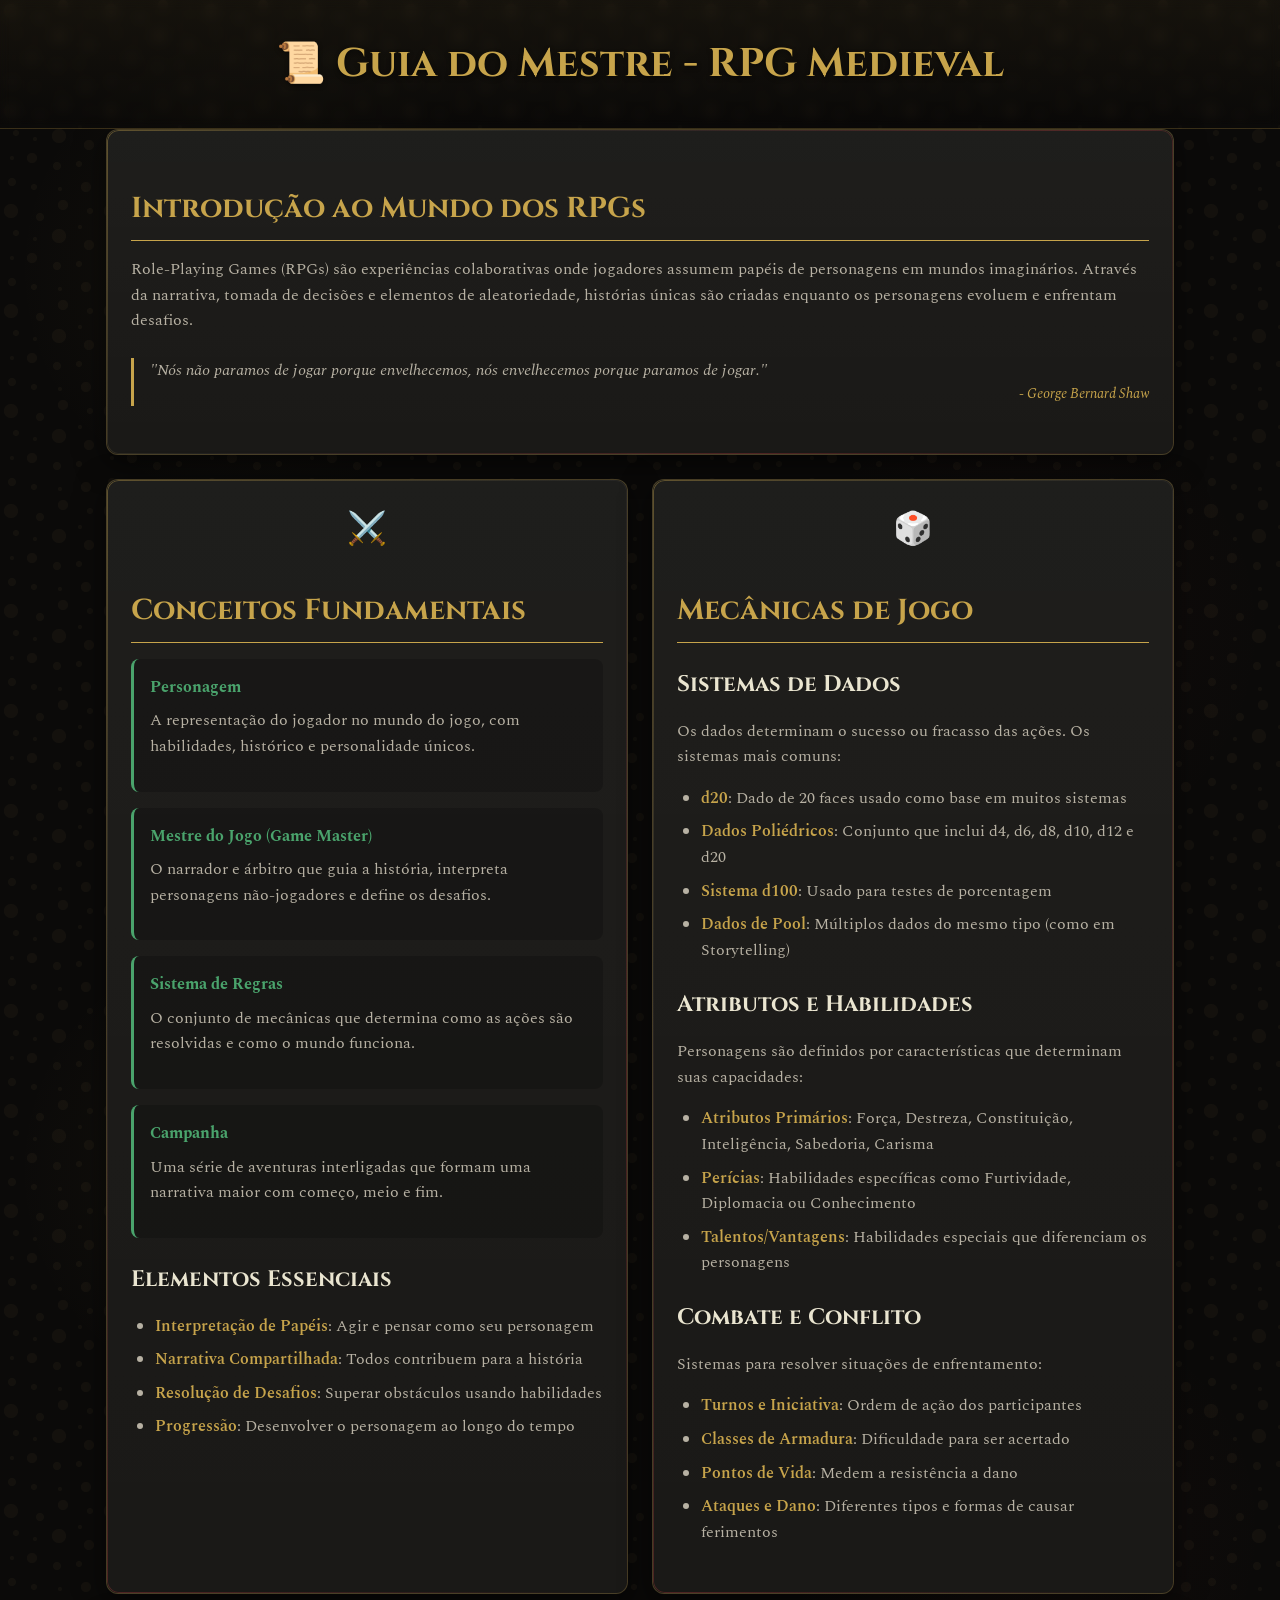
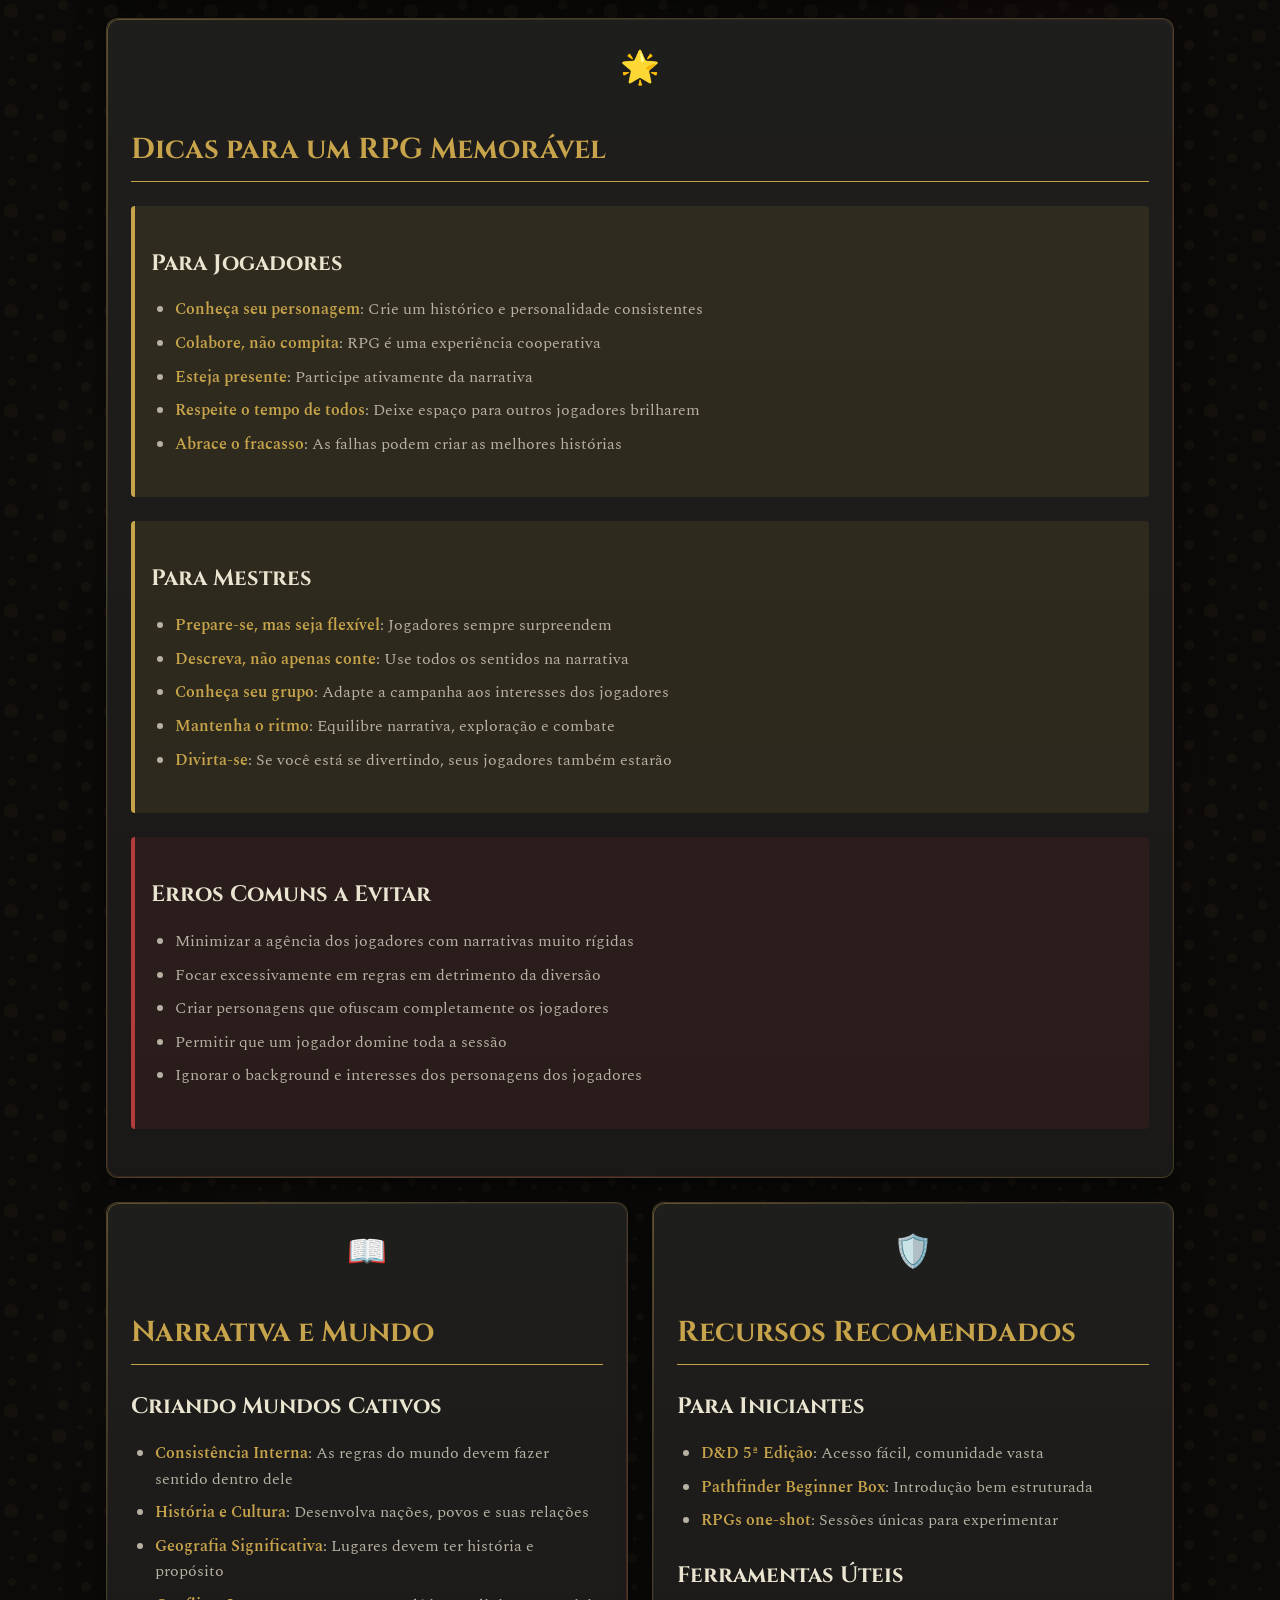
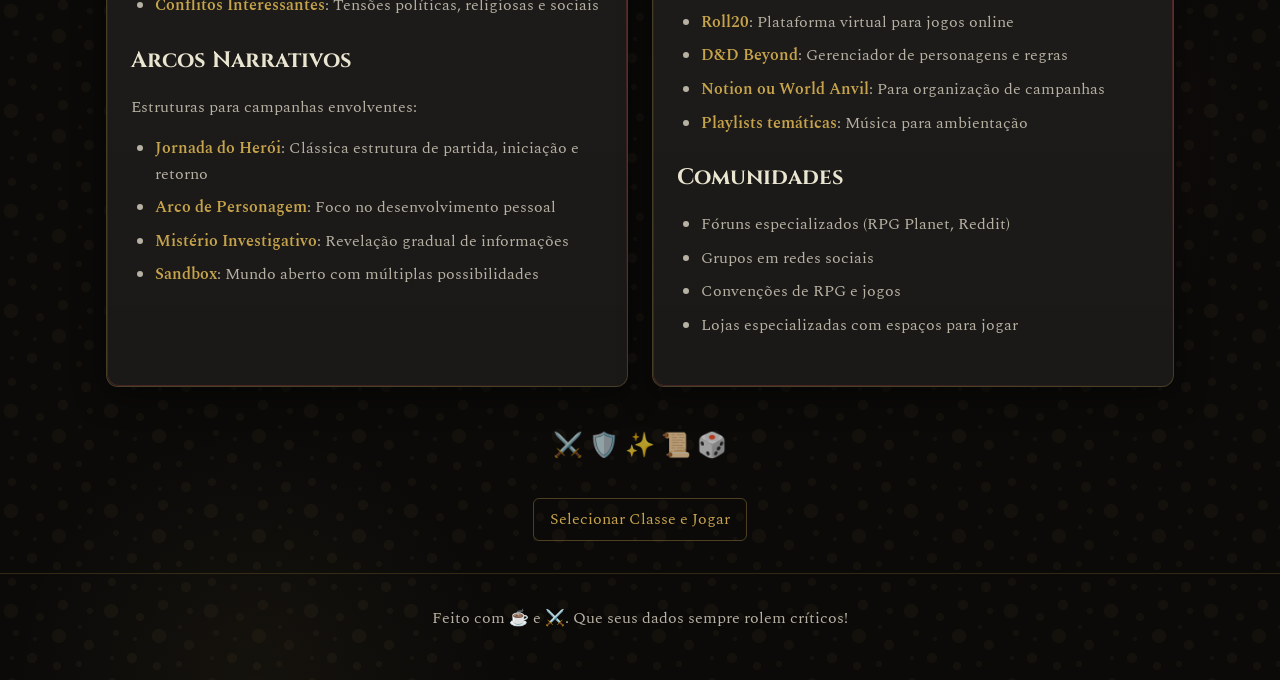
<file: index.html>
<!DOCTYPE html>
<html lang="pt-BR">
<head>
    <meta charset="UTF-8">
    <meta name="viewport" content="width=device-width, initial-scale=1.0">
    <title>Guia do Mestre - Conceitos de RPG Medieval</title>
    <link rel="preconnect" href="https://fonts.googleapis.com">
    <link rel="preconnect" href="https://fonts.gstatic.com" crossorigin>
    <link href="https://fonts.googleapis.com/css2?family=Cinzel:wght@400;700&family=Spectral:wght@300;400;600&display=swap" rel="stylesheet">
    <style>
        :root {
            --bg: #0b0a09;
            --card: #1a1917;
            --ink: #eae5d0;
            --gold: #c7a44b;
            --blood: #b43b3b;
            --leaf: #4aa36c;
            --muted: #b7b1a3;
            --parch: #2a2723;
            --shadow: 0 8px 30px rgba(0,0,0,.5);
        }
        
        * {
            box-sizing: border-box;
            margin: 0;
            padding: 0;
        }
        
        html, body {
            height: 100%;
            background: var(--bg);
            color: var(--ink);
            font-family: 'Spectral', serif;
            line-height: 1.6;
            background-image: 
                radial-gradient(circle at 20% 30%, rgba(199, 164, 75, 0.05) 0%, transparent 20%),
                radial-gradient(circle at 80% 70%, rgba(179, 59, 59, 0.05) 0%, transparent 20%),
                url("data:image/svg+xml,%3Csvg width='100' height='100' viewBox='0 0 100 100' xmlns='http://www.w3.org/2000/svg'%3E%3Cpath d='M11 18c3.866 0 7-3.134 7-7s-3.134-7-7-7-7 3.134-7 7 3.134 7 7 7zm48 25c3.866 0 7-3.134 7-7s-3.134-7-7-7-7 3.134-7 7 3.134 7 7 7zm-43-7c1.657 0 3-1.343 3-3s-1.343-3-3-3-3 1.343-3 3 1.343 3 3 3zm63 31c1.657 0 3-1.343 3-3s-1.343-3-3-3-3 1.343-3 3 1.343 3 3 3zM34 90c1.657 0 3-1.343 3-3s-1.343-3-3-3-3 1.343-3 3 1.343 3 3 3zm56-76c1.657 0 3-1.343 3-3s-1.343-3-3-3-3 1.343-3 3 1.343 3 3 3zM12 86c2.21 0 4-1.79 4-4s-1.79-4-4-4-4 1.79-4 4 1.79 4 4 4zm28-65c2.21 0 4-1.79 4-4s-1.79-4-4-4-4 1.79-4 4 1.79 4 4 4zm23-11c2.76 0 5-2.24 5-5s-2.24-5-5-5-5 2.24-5 5 2.24 5 5 5zm-6 60c2.21 0 4-1.79 4-4s-1.79-4-4-4-4 1.79-4 4 1.79 4 4 4zm29 22c2.76 0 5-2.24 5-5s-2.24-5-5-5-5 2.24-5 5 2.24 5 5 5zM32 63c2.76 0 5-2.24 5-5s-2.24-5-5-5-5 2.24-5 5 2.24 5 5 5zm57-13c2.76 0 5-2.24 5-5s-2.24-5-5-5-5 2.24-5 5 2.24 5 5 5zm-9-21c1.105 0 2-.895 2-2s-.895-2-2-2-2 .895-2 2 .895 2 2 2zM60 91c1.105 0 2-.895 2-2s-.895-2-2-2-2 .895-2 2 .895 2 2 2zM35 41c1.105 0 2-.895 2-2s-.895-2-2-2-2 .895-2 2 .895 2 2 2zM12 60c1.105 0 2-.895 2-2s-.895-2-2-2-2 .895-2 2 .895 2 2 2z' fill='%23c7a44b' fill-opacity='0.05' fill-rule='evenodd'/%3E%3C/svg%3E");
        }
        
        header {
            padding: 1rem;
            border-bottom: 1px solid rgba(199,164,75,.2);
            background: linear-gradient(180deg, rgba(199,164,75,.06), transparent);
            position: sticky;
            top: 0;
            backdrop-filter: blur(6px);
            z-index: 10;
        }
        
        .container {
            max-width: 1100px;
            margin: 0 auto;
            padding: 0 1rem;
        }
        
        h1, h2, h3 {
            font-family: 'Cinzel', serif;
            color: var(--gold);
            margin-bottom: 1rem;
        }
        
        h1 {
            font-size: 2.5rem;
            text-align: center;
            margin: 1rem 0;
            text-shadow: 0 2px 4px rgba(0,0,0,0.5);
        }
        
        h2 {
            font-size: 1.8rem;
            border-bottom: 1px solid var(--gold);
            padding-bottom: 0.5rem;
            margin-top: 2rem;
        }
        
        h3 {
            font-size: 1.4rem;
            color: var(--ink);
            margin-top: 1.5rem;
        }
        
        p {
            margin-bottom: 1rem;
            color: var(--muted);
        }
        
        .card {
            background: linear-gradient(180deg, rgba(255,255,255,.02), rgba(255,255,255,.00)), var(--card);
            border: 1px solid rgba(199,164,75,.25);
            border-radius: 12px;
            box-shadow: var(--shadow);
            padding: 1.5rem;
            margin-bottom: 1.5rem;
            position: relative;
            overflow: hidden;
        }
        
        .card::before {
            content: "";
            position: absolute;
            inset: 0;
            border-radius: 12px;
            padding: 1px;
            background: linear-gradient(135deg, rgba(199,164,75,.4), rgba(255,255,255,.04) 30%, rgba(179,59,59,.35) 70%, transparent 100%);
            -webkit-mask: linear-gradient(#000 0 0) content-box, linear-gradient(#000 0 0);
            -webkit-mask-composite: xor;
            mask-composite: exclude;
        }
        
        .grid {
            display: grid;
            gap: 1.5rem;
        }
        
        @media (min-width: 768px) {
            .grid {
                grid-template-columns: repeat(2, 1fr);
            }
        }
        
        .section-icon {
            font-size: 2rem;
            margin-bottom: 1rem;
            text-align: center;
        }
        
        ul, ol {
            margin-left: 1.5rem;
            margin-bottom: 1.5rem;
            color: var(--muted);
        }
        
        li {
            margin-bottom: 0.5rem;
        }
        
        strong {
            color: var(--gold);
            font-weight: 600;
        }
        
        .tip {
            background: rgba(199, 164, 75, 0.1);
            border-left: 4px solid var(--gold);
            padding: 1rem;
            margin: 1.5rem 0;
            border-radius: 4px;
        }
        
        .warning {
            background: rgba(179, 59, 59, 0.1);
            border-left: 4px solid var(--blood);
            padding: 1rem;
            margin: 1.5rem 0;
            border-radius: 4px;
        }
        
        .ornament {
            text-align: center;
            font-size: 1.5rem;
            margin: 1rem 0;
            color: var(--gold);
            opacity: 0.7;
        }
        
        .nav-links {
            display: flex;
            justify-content: center;
            gap: 1rem;
            margin: 2rem 0;
        }
        
        .nav-link {
            color: var(--gold);
            text-decoration: none;
            padding: 0.5rem 1rem;
            border: 1px solid rgba(199,164,75,.35);
            border-radius: 6px;
            transition: all 0.3s ease;
        }
        
        .nav-link:hover {
            background: rgba(199, 164, 75, 0.1);
            transform: translateY(-2px);
        }
        
        footer {
            text-align: center;
            padding: 2rem 1rem;
            color: var(--muted);
            border-top: 1px solid rgba(199,164,75,.2);
            margin-top: 2rem;
        }
        
        .quote {
            font-style: italic;
            border-left: 3px solid var(--gold);
            padding-left: 1rem;
            margin: 1.5rem 0;
            color: var(--muted);
        }
        
        .author {
            text-align: right;
            color: var(--gold);
            font-size: 0.9rem;
        }
        
        .definition {
            background: rgba(0, 0, 0, 0.2);
            padding: 1rem;
            border-radius: 8px;
            margin: 1rem 0;
            border-left: 3px solid var(--leaf);
        }
        
        .definition-title {
            color: var(--leaf);
            font-weight: bold;
            margin-bottom: 0.5rem;
        }
    </style>
</head>
<body>
    <header>
        <div class="container">
            <h1>📜 Guia do Mestre - RPG Medieval</h1>
        </div>
    </header>
    
    <main class="container">
        <div class="card">
            <h2>Introdução ao Mundo dos RPGs</h2>
            <p>Role-Playing Games (RPGs) são experiências colaborativas onde jogadores assumem papéis de personagens em mundos imaginários. Através da narrativa, tomada de decisões e elementos de aleatoriedade, histórias únicas são criadas enquanto os personagens evoluem e enfrentam desafios.</p>
            
            <div class="quote">
                "Nós não paramos de jogar porque envelhecemos, nós envelhecemos porque paramos de jogar."
                <div class="author">- George Bernard Shaw</div>
            </div>
        </div>
        
        <div class="grid">
            <div class="card">
                <div class="section-icon">⚔️</div>
                <h2>Conceitos Fundamentais</h2>
                
                <div class="definition">
                    <div class="definition-title">Personagem</div>
                    <p>A representação do jogador no mundo do jogo, com habilidades, histórico e personalidade únicos.</p>
                </div>
                
                <div class="definition">
                    <div class="definition-title">Mestre do Jogo (Game Master)</div>
                    <p>O narrador e árbitro que guia a história, interpreta personagens não-jogadores e define os desafios.</p>
                </div>
                
                <div class="definition">
                    <div class="definition-title">Sistema de Regras</div>
                    <p>O conjunto de mecânicas que determina como as ações são resolvidas e como o mundo funciona.</p>
                </div>
                
                <div class="definition">
                    <div class="definition-title">Campanha</div>
                    <p>Uma série de aventuras interligadas que formam uma narrativa maior com começo, meio e fim.</p>
                </div>
                
                <h3>Elementos Essenciais</h3>
                <ul>
                    <li><strong>Interpretação de Papéis</strong>: Agir e pensar como seu personagem</li>
                    <li><strong>Narrativa Compartilhada</strong>: Todos contribuem para a história</li>
                    <li><strong>Resolução de Desafios</strong>: Superar obstáculos usando habilidades</li>
                    <li><strong>Progressão</strong>: Desenvolver o personagem ao longo do tempo</li>
                </ul>
            </div>
            
            <div class="card">
                <div class="section-icon">🎲</div>
                <h2>Mecânicas de Jogo</h2>
                
                <h3>Sistemas de Dados</h3>
                <p>Os dados determinam o sucesso ou fracasso das ações. Os sistemas mais comuns:</p>
                <ul>
                    <li><strong>d20</strong>: Dado de 20 faces usado como base em muitos sistemas</li>
                    <li><strong>Dados Poliédricos</strong>: Conjunto que inclui d4, d6, d8, d10, d12 e d20</li>
                    <li><strong>Sistema d100</strong>: Usado para testes de porcentagem</li>
                    <li><strong>Dados de Pool</strong>: Múltiplos dados do mesmo tipo (como em Storytelling)</li>
                </ul>
                
                <h3>Atributos e Habilidades</h3>
                <p>Personagens são definidos por características que determinam suas capacidades:</p>
                <ul>
                    <li><strong>Atributos Primários</strong>: Força, Destreza, Constituição, Inteligência, Sabedoria, Carisma</li>
                    <li><strong>Perícias</strong>: Habilidades específicas como Furtividade, Diplomacia ou Conhecimento</li>
                    <li><strong>Talentos/Vantagens</strong>: Habilidades especiais que diferenciam os personagens</li>
                </ul>
                
                <h3>Combate e Conflito</h3>
                <p>Sistemas para resolver situações de enfrentamento:</p>
                <ul>
                    <li><strong>Turnos e Iniciativa</strong>: Ordem de ação dos participantes</li>
                    <li><strong>Classes de Armadura</strong>: Dificuldade para ser acertado</li>
                    <li><strong>Pontos de Vida</strong>: Medem a resistência a dano</li>
                    <li><strong>Ataques e Dano</strong>: Diferentes tipos e formas de causar ferimentos</li>
                </ul>
            </div>
        </div>
        
        <div class="card">
            <div class="section-icon">🌟</div>
            <h2>Dicas para um RPG Memorável</h2>
            
            <div class="tip">
                <h3>Para Jogadores</h3>
                <ul>
                    <li><strong>Conheça seu personagem</strong>: Crie um histórico e personalidade consistentes</li>
                    <li><strong>Colabore, não compita</strong>: RPG é uma experiência cooperativa</li>
                    <li><strong>Esteja presente</strong>: Participe ativamente da narrativa</li>
                    <li><strong>Respeite o tempo de todos</strong>: Deixe espaço para outros jogadores brilharem</li>
                    <li><strong>Abrace o fracasso</strong>: As falhas podem criar as melhores histórias</li>
                </ul>
            </div>
            
            <div class="tip">
                <h3>Para Mestres</h3>
                <ul>
                    <li><strong>Prepare-se, mas seja flexível</strong>: Jogadores sempre surpreendem</li>
                    <li><strong>Descreva, não apenas conte</strong>: Use todos os sentidos na narrativa</li>
                    <li><strong>Conheça seu grupo</strong>: Adapte a campanha aos interesses dos jogadores</li>
                    <li><strong>Mantenha o ritmo</strong>: Equilibre narrativa, exploração e combate</li>
                    <li><strong>Divirta-se</strong>: Se você está se divertindo, seus jogadores também estarão</li>
                </ul>
            </div>
            
            <div class="warning">
                <h3>Erros Comuns a Evitar</h3>
                <ul>
                    <li>Minimizar a agência dos jogadores com narrativas muito rígidas</li>
                    <li>Focar excessivamente em regras em detrimento da diversão</li>
                    <li>Criar personagens que ofuscam completamente os jogadores</li>
                    <li>Permitir que um jogador domine toda a sessão</li>
                    <li>Ignorar o background e interesses dos personagens dos jogadores</li>
                </ul>
            </div>
        </div>
        
        <div class="grid">
            <div class="card">
                <div class="section-icon">📖</div>
                <h2>Narrativa e Mundo</h2>
                
                <h3>Criando Mundos Cativos</h3>
                <ul>
                    <li><strong>Consistência Interna</strong>: As regras do mundo devem fazer sentido dentro dele</li>
                    <li><strong>História e Cultura</strong>: Desenvolva nações, povos e suas relações</li>
                    <li><strong>Geografia Significativa</strong>: Lugares devem ter história e propósito</li>
                    <li><strong>Conflitos Interessantes</strong>: Tensões políticas, religiosas e sociais</li>
                </ul>
                
                <h3>Arcos Narrativos</h3>
                <p>Estruturas para campanhas envolventes:</p>
                <ul>
                    <li><strong>Jornada do Herói</strong>: Clássica estrutura de partida, iniciação e retorno</li>
                    <li><strong>Arco de Personagem</strong>: Foco no desenvolvimento pessoal</li>
                    <li><strong>Mistério Investigativo</strong>: Revelação gradual de informações</li>
                    <li><strong>Sandbox</strong>: Mundo aberto com múltiplas possibilidades</li>
                </ul>
            </div>
            
            <div class="card">
                <div class="section-icon">🛡️</div>
                <h2>Recursos Recomendados</h2>
                
                <h3>Para Iniciantes</h3>
                <ul>
                    <li><strong>D&D 5ª Edição</strong>: Acesso fácil, comunidade vasta</li>
                    <li><strong>Pathfinder Beginner Box</strong>: Introdução bem estruturada</li>
                    <li><strong>RPGs one-shot</strong>: Sessões únicas para experimentar</li>
                </ul>
                
                <h3>Ferramentas Úteis</h3>
                <ul>
                    <li><strong>Roll20</strong>: Plataforma virtual para jogos online</li>
                    <li><strong>D&D Beyond</strong>: Gerenciador de personagens e regras</li>
                    <li><strong>Notion ou World Anvil</strong>: Para organização de campanhas</li>
                    <li><strong>Playlists temáticas</strong>: Música para ambientação</li>
                </ul>
                
                <h3>Comunidades</h3>
                <ul>
                    <li>Fóruns especializados (RPG Planet, Reddit)</li>
                    <li>Grupos em redes sociais</li>
                    <li>Convenções de RPG e jogos</li>
                    <li>Lojas especializadas com espaços para jogar</li>
                </ul>
            </div>
        </div>
        
        <div class="ornament">⚔️ 🛡️ ✨ 📜 🎲</div>
        
        <div class="nav-links">
            <a href="dungeon1.html" class="nav-link">Selecionar Classe e Jogar</a>
        </div>
    </main>
    
    <footer>
        <p>Feito com ☕ e ⚔️. Que seus dados sempre rolem críticos!</p>
    </footer>
</body>
</html>
</file>
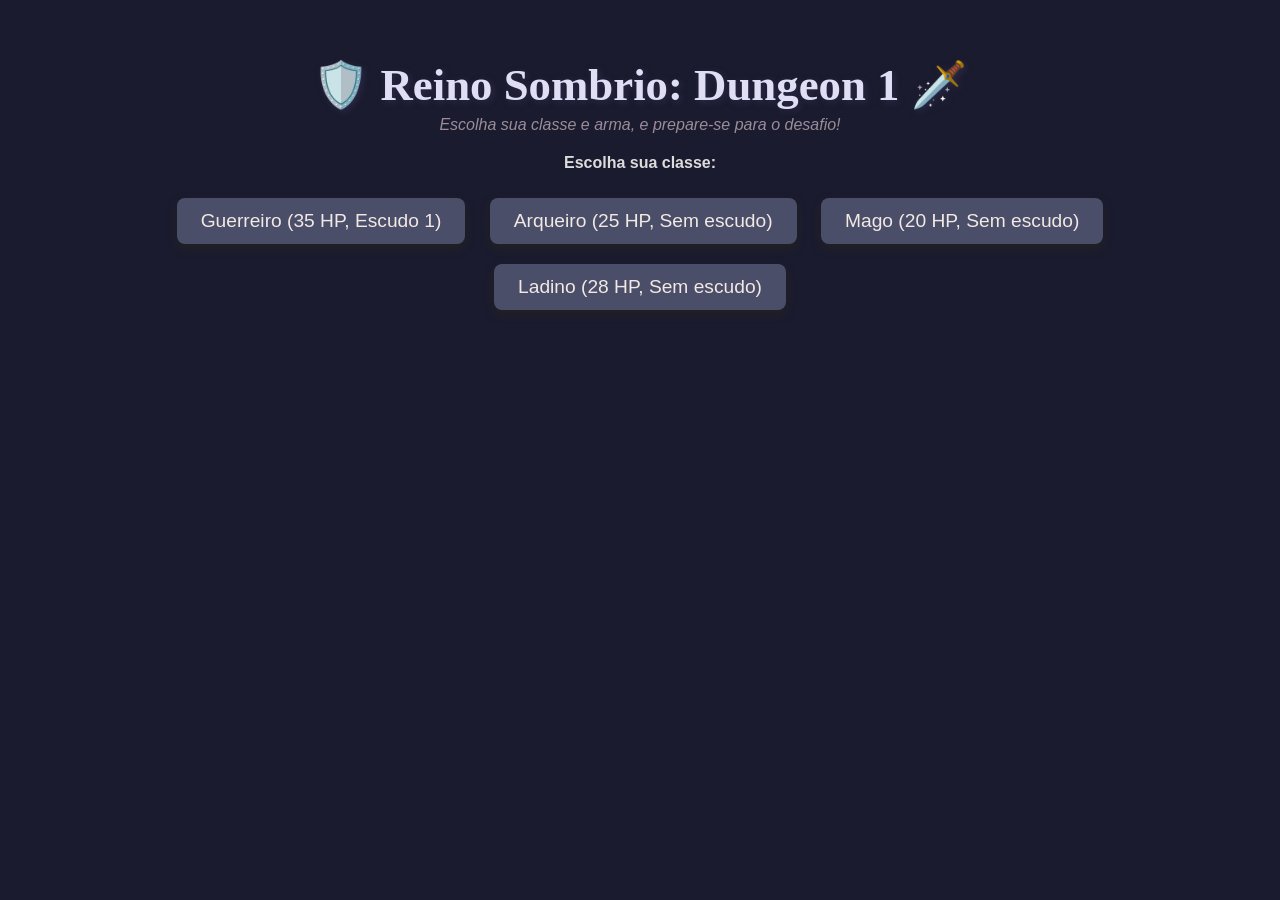
<file: dungeon1.html>
<!DOCTYPE html>
<html lang="pt-BR">
<head>
<meta charset="UTF-8" />
<title>Mini RPG - Reino Sombrio: Dungeon 1</title>
<style>
  body {
    font-family: 'Segoe UI', Tahoma, Geneva, Verdana, sans-serif;
    background: #1b1b2f;
    color: #dcdcdc;
    text-align: center;
    padding: 20px;
    user-select: none;
  }
  button {
    padding: 12px 24px;
    font-size: 1.2rem;
    margin: 10px;
    cursor: pointer;
    background: #4a4e69;
    color: #f2e9e4;
    border: none;
    border-radius: 8px;
    box-shadow: 0 4px 8px #222;
    transition: background 0.3s ease;
  }
  button:hover {
    background: #9a8c98;
  }
  #log {
    background: #22223b;
    padding: 18px;
    border-radius: 12px;
    margin-top: 25px;
    height: 250px;
    overflow-y: auto;
    text-align: left;
    font-family: 'Courier New', Courier, monospace;
    box-shadow: inset 0 0 10px #3f3a56;
  }
  .status {
    margin: 15px 0;
    font-weight: 700;
    font-size: 1.1rem;
    letter-spacing: 1.2px;
    text-shadow: 1px 1px 2px #000;
  }
  h1 {
    font-family: 'Cinzel', serif;
    font-weight: 700;
    font-size: 2.8rem;
    color: #e0def4;
    text-shadow: 2px 2px 6px #2b2a4a;
    margin-bottom: 5px;
  }
  p.subtitle {
    font-style: italic;
    color: #9a8c98;
    margin-top: 0;
    margin-bottom: 20px;
  }
  #classSelect, #weaponSelect, #gameArea, #choiceArea {
    margin-top: 20px;
  }
  #weaponSelect, #gameArea, #choiceArea {
    display: none;
  }
  label {
    margin-right: 10px;
    font-weight: 600;
  }
</style>
</head>
<body>
<h1>🛡️ Reino Sombrio: Dungeon 1 🗡️</h1>
<p class="subtitle">Escolha sua classe e arma, e prepare-se para o desafio!</p>

<div id="classSelect">
  <p><b>Escolha sua classe:</b></p>
  <button data-class="guerreiro">Guerreiro (35 HP, Escudo 1)</button>
  <button data-class="arqueiro">Arqueiro (25 HP, Sem escudo)</button>
  <button data-class="mago">Mago (20 HP, Sem escudo)</button>
  <button data-class="ladino">Ladino (28 HP, Sem escudo)</button>
</div>

<div id="weaponSelect">
  <p><b>Escolha sua arma:</b></p>
  <div id="weaponButtons"></div>
</div>

<div id="gameArea">
  <div class="status">Sua Vida: <span id="playerHp"></span> HP</div>
  <div class="status">Vida do Inimigo: <span id="enemyHp"></span> HP</div>
  <button id="rollBtn">Lançar D20</button>
  <div id="log"></div>
</div>

<div id="choiceArea">
  <p><b>Você venceu a primeira dungeon! Escolha sua recompensa antes da próxima batalha:</b></p>
  <button id="recoverBtn">Recuperar vida total</button>
  <button id="shieldBtn">Adicionar +1 Escudo</button>
</div>

<script>
  const classes = {
    guerreiro: { hp: 35, shield: 1, weapons: [{name:'Espada', dice:6},{name:'Machado', dice:8}] },
    arqueiro: { hp: 25, shield: 0, weapons: [{name:'Arco', dice:6},{name:'Besta', dice:8}] },
    mago: { hp: 20, shield: 0, weapons: [{name:'Cajado', dice:6},{name:'Orbe', dice:8}] },
    ladino: { hp: 28, shield: 0, weapons: [{name:'Adaga', dice:6},{name:'Espada Curta', dice:8}] },
  };

  let playerClass = null;
  let playerWeapon = null;
  let playerMaxHp = 0;
  let playerHp = 0;
  let playerShield = 0;

  let enemyHp = 20;

  const classButtons = document.querySelectorAll('#classSelect button');
  const weaponSelectDiv = document.getElementById('weaponSelect');
  const weaponButtonsDiv = document.getElementById('weaponButtons');
  const gameArea = document.getElementById('gameArea');
  const playerHpSpan = document.getElementById('playerHp');
  const enemyHpSpan = document.getElementById('enemyHp');
  const rollBtn = document.getElementById('rollBtn');
  const log = document.getElementById('log');

  const choiceArea = document.getElementById('choiceArea');
  const recoverBtn = document.getElementById('recoverBtn');
  const shieldBtn = document.getElementById('shieldBtn');

  function rolarD20() {
    return Math.floor(Math.random() * 20) + 1;
  }

  function rolarD(dados) {
    return Math.floor(Math.random() * dados) + 1;
  }

  function atualizarStatus() {
    playerHpSpan.textContent = playerHp;
    enemyHpSpan.textContent = enemyHp;
  }

  function logMsg(msg) {
    log.innerHTML += `<p>${msg}</p>`;
    log.scrollTop = log.scrollHeight;
  }

  function startGame() {
    playerMaxHp = classes[playerClass].hp;
    playerHp = playerMaxHp;
    playerShield = classes[playerClass].shield;
    enemyHp = 20;
    atualizarStatus();
    log.innerHTML = `<p><i>Você adentra as frias catacumbas do Castelo Brenndorf como um bravo ${playerClass} empunhando sua ${playerWeapon.name}.</i>  
                     <br>Prepare-se para a batalha contra o mal que assola o reino.</p>`;
    gameArea.style.display = 'block';
  }

  classButtons.forEach(btn => {
    btn.onclick = () => {
      playerClass = btn.getAttribute('data-class');
      weaponButtonsDiv.innerHTML = '';
      classes[playerClass].weapons.forEach(w => {
        const wBtn = document.createElement('button');
        wBtn.textContent = `${w.name} (1d${w.dice})`;
        wBtn.onclick = () => {
          playerWeapon = w;
          weaponSelectDiv.style.display = 'none';
          document.getElementById('classSelect').style.display = 'none';
          startGame();
        };
        weaponButtonsDiv.appendChild(wBtn);
      });
      weaponSelectDiv.style.display = 'block';
    };
  });

  rollBtn.onclick = () => {
    if (playerHp <= 0 || enemyHp <= 0) {
      // Reset game to class selection
      log.innerHTML = '';
      gameArea.style.display = 'none';
      document.getElementById('classSelect').style.display = 'block';
      weaponSelectDiv.style.display = 'none';
      return;
    }

    const playerRoll = rolarD20();
    const enemyRoll = rolarD20();
    const playerDamage = rolarD(playerWeapon.dice);

    logMsg(`🗡️ Você rola o dado: <b>${playerRoll}</b>`);
    logMsg(`👹 O inimigo rola o dado: <b>${enemyRoll}</b>`);

    if (playerRoll < 10) {
      logMsg('<span style="color:#e63946">Seu ataque falha...</span>');
      if (enemyRoll > playerRoll) {
        const enemyDamage = 5;
        let damageTaken = enemyDamage - playerShield;
        damageTaken = damageTaken < 0 ? 0 : damageTaken;
        playerHp -= damageTaken;
        logMsg(`<span style="color:#f1faee">Inimigo contra-ataca e causa ${damageTaken} de dano (Escudo bloqueou ${playerShield}).</span>`);
      } else {
        logMsg('O inimigo hesita e não consegue contra-atacar.');
      }
    } else {
      if (enemyRoll > playerRoll) {
        logMsg('<span style="color:#e9c46a">O inimigo desvia do seu ataque!</span>');
        const enemyDamage = 3;
        let damageTaken = enemyDamage - playerShield;
        damageTaken = damageTaken < 0 ? 0 : damageTaken;
        playerHp -= damageTaken;
        logMsg(`<span style="color:#f4a261">Mas ele contra-ataca causando ${damageTaken} de dano.</span>`);
      } else {
        enemyHp -= playerDamage;
        logMsg(`<span style="color:#a8dadc">Você acerta e causa <b>${playerDamage}</b> de dano ao inimigo!</span>`);
      }
    }

    atualizarStatus();

    if (playerHp <= 0) {
      logMsg('<b style="color:#e63946">Você caiu nas trevas... O reino lamenta sua queda. Clique para recomeçar.</b>');
    } else if (enemyHp <= 0) {
      logMsg('<b style="color:#2a9d8f">Inimigo derrotado! Você vence a primeira dungeon!</b>');
      rollBtn.style.display = 'none';
      choiceArea.style.display = 'block';
    }
  };

  // Escolha após primeira dungeon
  recoverBtn.onclick = () => {
    playerHp = playerMaxHp;
    salvarEstado();
    window.location.href = "dungeon2.html";
  };

  shieldBtn.onclick = () => {
    playerShield += 1;
    salvarEstado();
    window.location.href = "dungeon2.html";
  };

  function salvarEstado() {
    const estado = {
      playerClass,
      playerWeapon,
      playerHp,
      playerMaxHp,
      playerShield,
    };
    localStorage.setItem('rpgEstado', JSON.stringify(estado));
  }
</script>
</body>
</html>
</file>
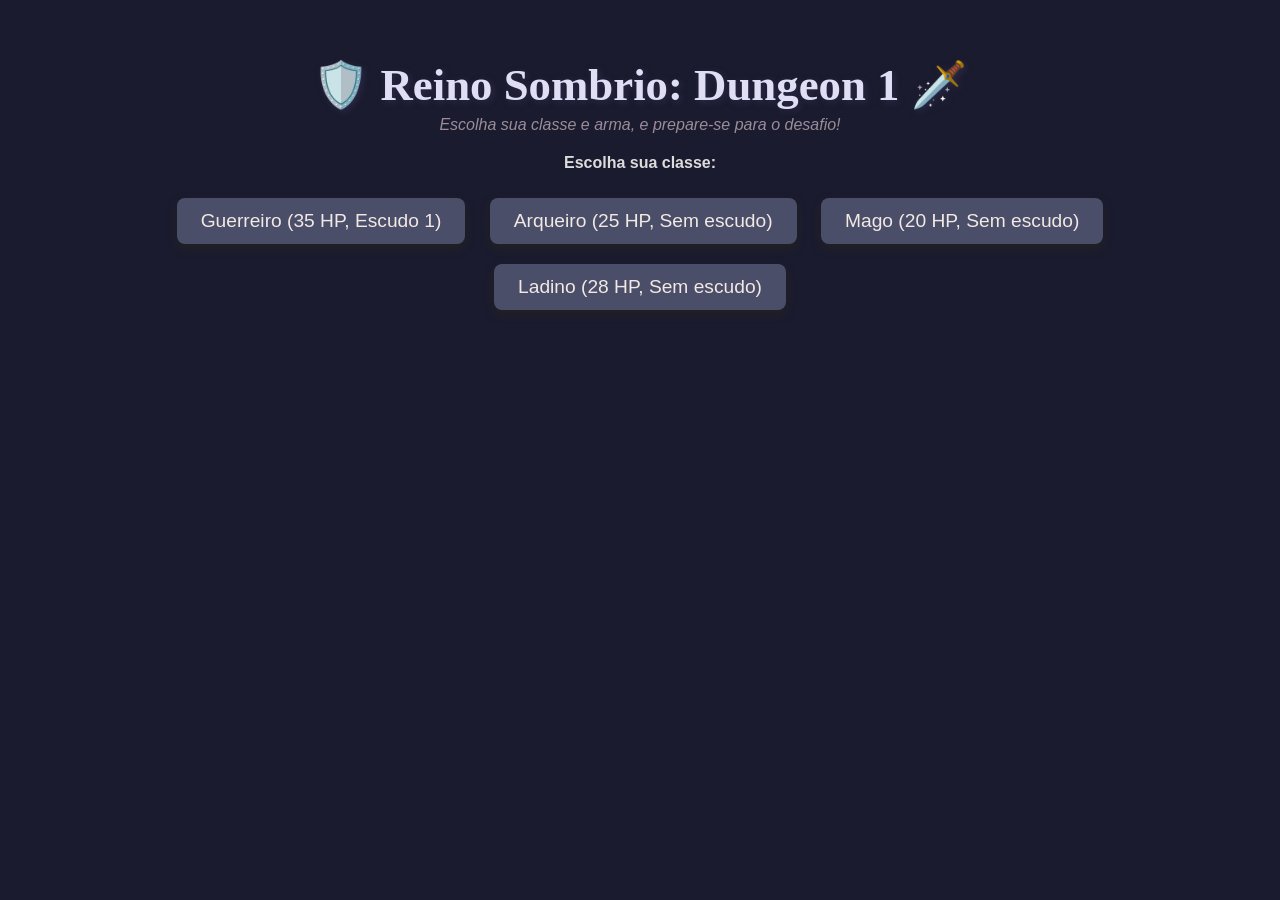
<file: dungeon2.html>
<!DOCTYPE html>
<html lang="pt-BR">
<head>
<meta charset="UTF-8" />
<title>Mini RPG - Reino Sombrio: Dungeon 2</title>
<style>
  body {
    font-family: 'Segoe UI', Tahoma, Geneva, Verdana, sans-serif;
    background: #1b1b2f;
    color: #dcdcdc;
    text-align: center;
    padding: 20px;
    user-select: none;
  }
  button {
    padding: 12px 24px;
    font-size: 1.2rem;
    margin: 10px;
    cursor: pointer;
    background: #4a4e69;
    color: #f2e9e4;
    border: none;
    border-radius: 8px;
    box-shadow: 0 4px 8px #222;
    transition: background 0.3s ease;
  }
  button:hover {
    background: #9a8c98;
  }
  #log2 {
    background: #22223b;
    padding: 18px;
    border-radius: 12px;
    margin-top: 25px;
    height: 250px;
    overflow-y: auto;
    text-align: left;
    font-family: 'Courier New', Courier, monospace;
    box-shadow: inset 0 0 10px #3f3a56;
  }
  .status {
    margin: 15px 0;
    font-weight: 700;
    font-size: 1.1rem;
    letter-spacing: 1.2px;
    text-shadow: 1px 1px 2px #000;
  }
  h1 {
    font-family: 'Cinzel', serif;
    font-weight: 700;
    font-size: 2.8rem;
    color: #e0def4;
    text-shadow: 2px 2px 6px #2b2a4a;
    margin-bottom: 5px;
  }
  p.subtitle {
    font-style: italic;
    color: #9a8c98;
    margin-top: 0;
    margin-bottom: 20px;
  }
  stop.status{
      padding: 12px 24px;
    font-size: 1.2rem;
    margin: 10px;
    cursor: pointer;
    background: #4a4e69;
    color: #f2e9e4;
    border: none;
    border-radius: 8px;
    box-shadow: 0 4px 8px #222;
    transition: background 0.3s ease;
  }
</style>
</head>
<body>
<h1>🛡️ Reino Sombrio: Dungeon 2 🗡️</h1>
<p class="subtitle">A Cripta Profunda aguarda. Prepare-se para o desafio final!</p>

<div class="status">Sua Vida: <span id="playerHp2"></span> HP</div>
<div class="status">Seu Escudo: <span id="playerShield2"></span></div>
<div class="status">Vida do Inimigo: <span id="enemyHp2"></span> HP</div>
<button><a href="index.html" class="rollBtn2">Reiniciar</a></button>
<button id="rollBtn2">Lançar D20</button>
<div id="log2"></div>

<script>
  let playerClass2, playerWeapon2, playerHp2, playerMaxHp2, playerShield2, enemyHp2;

  function rolarD20() {
    return Math.floor(Math.random() * 20) + 1;
  }

  function rolarD(dados) {
    return Math.floor(Math.random() * dados) + 1;
  }

  const playerHpSpan = document.getElementById('playerHp2');
  const playerShieldSpan = document.getElementById('playerShield2');
  const enemyHpSpan = document.getElementById('enemyHp2');
  const log2 = document.getElementById('log2');
  const rollBtn2 = document.getElementById('rollBtn2');

  function atualizarStatus() {
    playerHpSpan.textContent = playerHp2;
    playerShieldSpan.textContent = playerShield2;
    enemyHpSpan.textContent = enemyHp2;
  }

  function logMsg(msg) {
    log2.innerHTML += `<p>${msg}</p>`;
    log2.scrollTop = log2.scrollHeight;
  }

  function carregarEstado() {
    const estadoStr = localStorage.getItem('rpgEstado');
    if (!estadoStr) {
      alert('Sem dados da primeira dungeon! Volte para iniciar.');
      window.location.href = 'dungeon1.html';
      return;
    }
    const estado = JSON.parse(estadoStr);
    playerClass2 = estado.playerClass;
    playerWeapon2 = estado.playerWeapon;
    playerHp2 = estado.playerHp;
    playerMaxHp2 = estado.playerMaxHp;
    playerShield2 = estado.playerShield;
    enemyHp2 = 25;
  }

  carregarEstado();
  atualizarStatus();
  logMsg(`<i>Você entra na Cripta Profunda como um ${playerClass2} armado com sua ${playerWeapon2.name}.</i>`);

  rollBtn2.onclick = () => {
    if (playerHp2 <= 0 || enemyHp2 <= 0) {
      log2.innerHTML = '';
      rollBtn2.style.display = 'none';
      logMsg('<b>Jogo terminado. Recarregue para jogar de novo.</b>');
      return;
    }

    const playerRoll = rolarD20();
    const enemyRoll = rolarD20();
    const playerDamage = rolarD(playerWeapon2.dice);

    logMsg(`🗡️ Você rola o dado: <b>${playerRoll}</b>`);
    logMsg(`👹 O inimigo rola o dado: <b>${enemyRoll}</b>`);

    if (playerRoll < 10) {
      logMsg('<span style="color:#e63946">Seu ataque falha...</span>');
      if (enemyRoll > playerRoll) {
        const enemyDamage = 6;
        let damageTaken = enemyDamage - playerShield2;
        damageTaken = damageTaken < 0 ? 0 : damageTaken;
        playerHp2 -= damageTaken;
        logMsg(`<span style="color:#f1faee">Inimigo contra-ataca e causa ${damageTaken} de dano (Escudo bloqueou ${playerShield2}).</span>`);
      } else {
        logMsg('O inimigo hesita e não consegue contra-atacar.');
      }
    } else {
      if (enemyRoll > playerRoll) {
        logMsg('<span style="color:#e9c46a">O inimigo desvia do seu ataque!</span>');
        const enemyDamage = 4;
        let damageTaken = enemyDamage - playerShield2;
        damageTaken = damageTaken < 0 ? 0 : damageTaken;
        playerHp2 -= damageTaken;
        logMsg(`<span style="color:#f4a261">Mas ele contra-ataca causando ${damageTaken} de dano.</span>`);
      } else {
        enemyHp2 -= playerDamage;
        logMsg(`<span style="color:#a8dadc">Você acerta e causa <b>${playerDamage}</b> de dano ao inimigo!</span>`);
      }
    }

    atualizarStatus();

    if (playerHp2 <= 0) {
      logMsg('<b style="color:#e63946">Você foi derrotado na Cripta Profunda... Recarregue para tentar novamente.</b>');
      rollBtn2.style.display = 'none';
    } else if (enemyHp2 <= 0) {
      logMsg('<b style="color:#2a9d8f">Você limpou a Cripta Profunda e venceu o desafio final! Parabéns!</b>');
      rollBtn2.style.display = 'none';
    }
  };
</script>
</body>
</html>
</file>
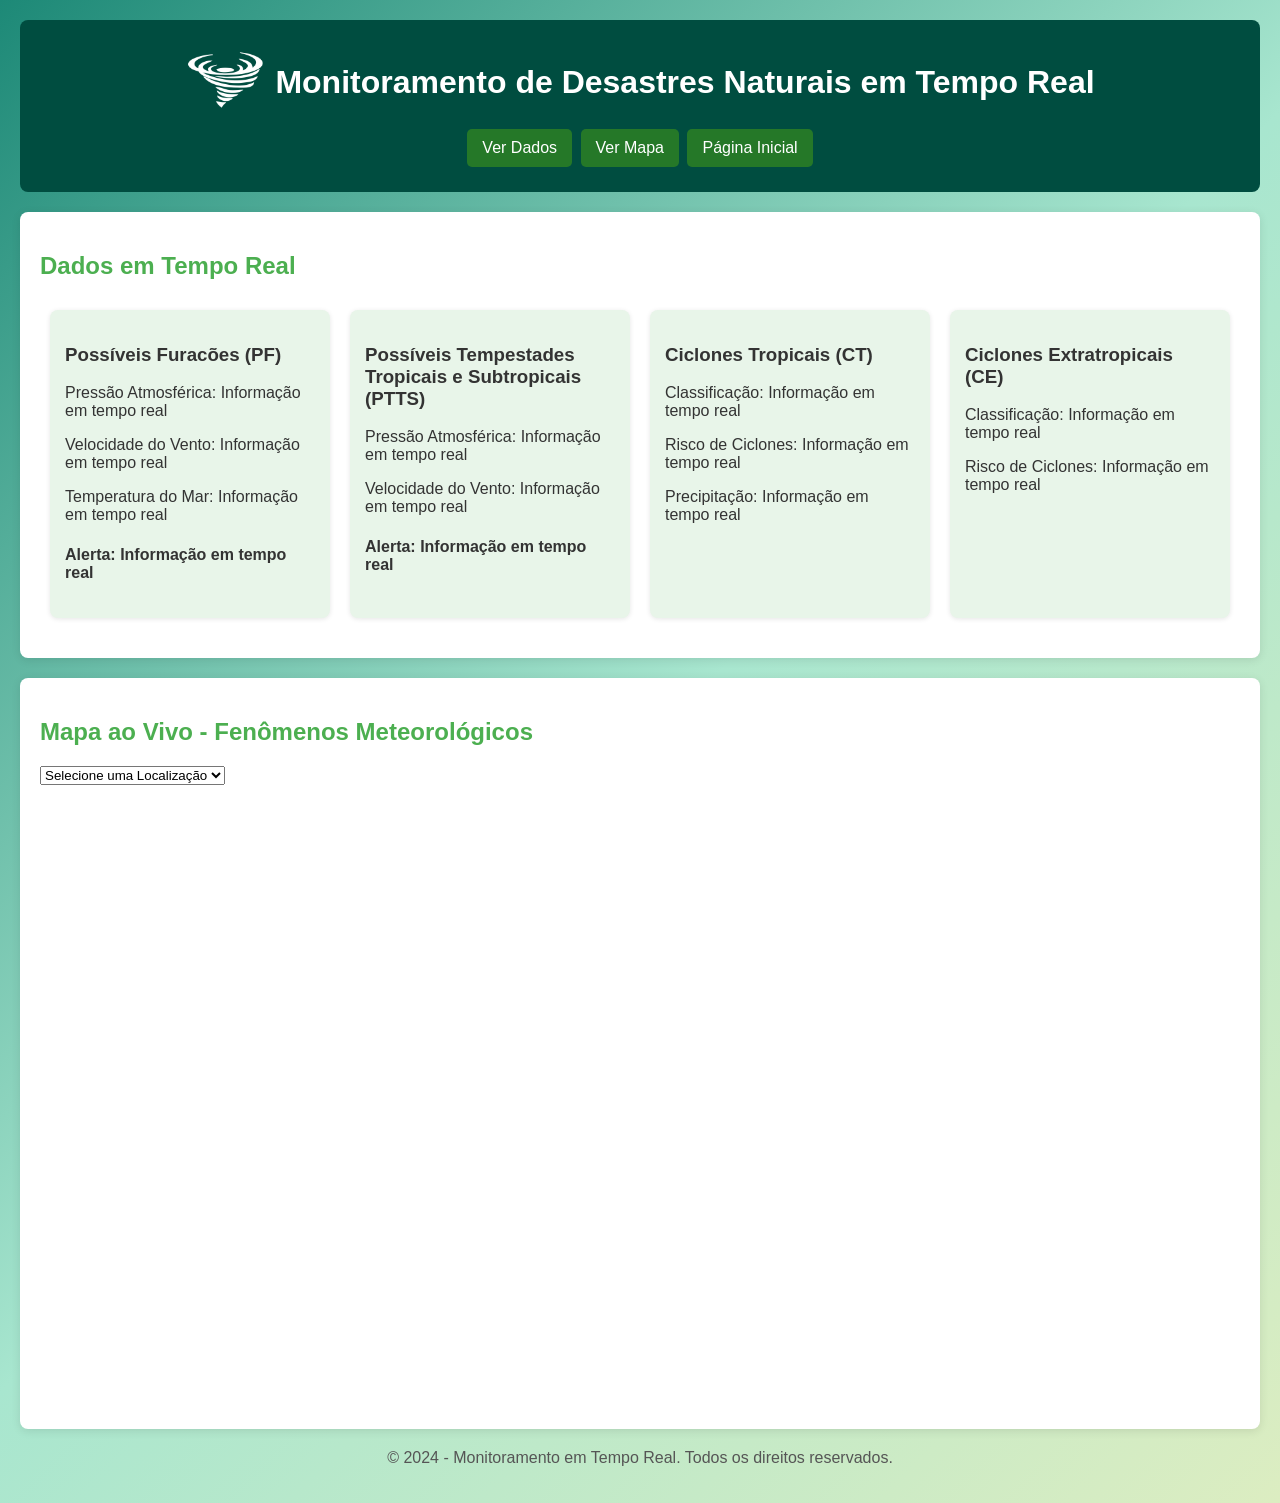
<file: previsão.html>
<!DOCTYPE html>
<html lang="pt-BR">
<head>
    <meta charset="UTF-8">
    <meta name="viewport" content="width=device-width, initial-scale=1.0">
    <title>Monitoramento em Tempo Real - Desastres Naturais</title>
    <style>
        body {
            font-family: Arial, sans-serif;
            background: linear-gradient(135deg, #1d8977, #a8e6cf, #dcedc1);
            margin: 0;
            padding: 20px;
            color: #333;
        }

        header {
            background: #004d40;
            color: white;
            padding: 20px;
            border-radius: 8px;
            text-align: center;
            margin-bottom: 20px;
        }

        .header-content {
            display: flex;
            align-items: center;
            justify-content: center;
            flex-wrap: wrap;
        }

        .header-content img {
            margin-right: 10px;
            max-width: 80px;
            height: auto;
        }

        nav {
            margin-bottom: 20px;
        }

        nav a {
            color: white;
            text-decoration: none;
            font-weight: bold;
            margin: 0 15px;
        }

        section {
            background: white;
            padding: 20px;
            border-radius: 8px;
            box-shadow: 0 2px 10px rgba(0, 0, 0, 0.1);
            margin-bottom: 20px;
        }

        h2 {
            color: #4caf50;
        }

        .real-time-panel {
            display: flex;
            flex-wrap: wrap;
            justify-content: space-between;
        }

        .data {
            flex: 1;
            margin: 10px;
            margin-bottom: 20px; /* Espaço extra entre os balões */
            padding: 15px;
            background: #e8f5e9;
            border-radius: 8px;
            box-shadow: 0 1px 5px rgba(0, 0, 0, 0.1);
            min-width: 250px;
            max-width: 300px; /* Limita a largura máxima */
        }

        .map-container {
            margin-top: 20px;
            text-align: center;
        }

        footer {
            text-align: center;
            margin-top: 20px;
            color: #555;
        }

        .botao {
            background-color: #257828;
            color: white;
            border: none;
            padding: 10px 15px;
            text-align: center;
            text-decoration: none;
            display: inline-block;
            font-size: 16px;
            margin: 5px 2px;
            cursor: pointer;
            border-radius: 5px;
            transition: background-color 0.3s;
        }

        .botao:hover {
            background-color: #45a049;
        }

        nav a:hover {
            text-decoration: underline;
        }

        /* Consultas de mídia para responsividade */
        @media (max-width: 768px) {
            .header-content {
                flex-direction: column;
                align-items: center;
            }

            .data {
                width: 100%;
                margin: 10px 0;
            }

            .map-container iframe {
                height: 300px;
            }
        }

        @media (min-width: 769px) {
            .map-container iframe {
                height: 600px;
            }
        }
    </style>
</head>
<body>
    <header>
        <div class="header-content">
            <a href="https://www.exemplo.com">
                <img src="weather Hurricane (Logotipo) (1).png" width="100px" height="100px" alt="Logotipo">
            </a>
            <h1>Monitoramento de Desastres Naturais em Tempo Real</h1>
        </div>
        <div>
            <a href="#dados" class="botao">Ver Dados</a>
            <a href="#mapa" class="botao">Ver Mapa</a>
            <a href="index.html" class="botao">Página Inicial</a>
        </div>
    </header>

    <section id="dados">
        <h2>Dados em Tempo Real</h2>
        <div class="real-time-panel">
            <div class="data">
                <h3>Possíveis Furacões (PF)</h3>
                <p>Pressão Atmosférica: <span id="pressao">Informação em tempo real</span></p>
                <p>Velocidade do Vento: <span id="vento">Informação em tempo real</span></p>
                <p>Temperatura do Mar: <span id="tempMar">Informação em tempo real</span></p>
                <h4>Alerta: <span id="alertaFuracao">Informação em tempo real</span></h4>
            </div>
            <div class="data">
                <h3>Possíveis Tempestades Tropicais e Subtropicais (PTTS)</h3>
                <p>Pressão Atmosférica: <span id="pressaoTempestade">Informação em tempo real</span></p>
                <p>Velocidade do Vento: <span id="ventoTempestade">Informação em tempo real</span></p>
                <h4>Alerta: <span id="alertaTempestade">Informação em tempo real</span></h4>
            </div>
            <div class="data">
                <h3>Ciclones Tropicais (CT)</h3>
                <p>Classificação: <span id="classificacaoCiclone">Informação em tempo real</span></p>
                <p>Risco de Ciclones: <span id="riscoCiclone">Informação em tempo real</span></p>
                <p>Precipitação: <span id="precipitaCiclone">Informação em tempo real</span></p>
            </div>
            <div class="data">
                <h3>Ciclones Extratropicais (CE)</h3>
                <p>Classificação: <span id="classificacaoExtratropical">Informação em tempo real</span></p>
                <p>Risco de Ciclones: <span id="riscoExtratropical">Informação em tempo real</span></p>
            </div>
        </div>
    </section>

    <section id="mapa">
        <h2>Mapa ao Vivo - Fenômenos Meteorológicos</h2>
        <select id="localizacao" onchange="atualizaDados()">
            <option value="">Selecione uma Localização</option>
            <option value="Florida">Florida, EUA</option>
            <option value="NewYork">New York, EUA</option>
            <option value="LosAngeles">Los Angeles, EUA</option>
            <option value="Toronto">Toronto, Canadá</option>
            <option value="MexicoCity">Cidade do México, México</option>
            <option value="RioDeJaneiro">Rio de Janeiro, Brasil</option>
            <option value="SaoPaulo">São Paulo, Brasil</option>
            <option value="BuenosAires">Buenos Aires, Argentina</option>
            <option value="Bogota">Bogotá, Colômbia</option>
            <option value="Lisboa">Lisboa, Portugal</option>
            <option value="London">Londres, Reino Unido</option>
            <option value="Berlin">Berlim, Alemanha</option>
            <option value="Paris">Paris, França</option>
            <option value="Tokyo">Tóquio, Japão</option>
            <option value="Beijing">Pequim, China</option>
            <option value="Mumbai">Mumbai, Índia</option>
            <option value="Seoul">Seul, Coreia do Sul</option>
            <option value="Cairo">Cairo, Egito</option>
            <option value="Nairobi">Nairobi, Quênia</option>
            <option value="Johannesburg">Joanesburgo, África do Sul</option>
            <option value="Sydney">Sydney, Austrália</option>
            <option value="Wellington">Wellington, Nova Zelândia</option>
        </select>
        <div class="map-container">
            <iframe id="mapFrame" width="100%" height="600" src="https://embed.windy.com/embed2.html?lat=27.99491&lon=-81.760254&zoom=5&level=surface&overlay=wind&menu=&message=&marker=&calendar=now&pressure=&type=map&location=coordinates&detail=&detailLat=27.99491&detailLon=-81.760254&metricWind=default&metricTemp=default&radarRange=-1" frameborder="0"></iframe>
        </div>
    </section>

    <footer>
        <p>&copy; 2024 - Monitoramento em Tempo Real. Todos os direitos reservados.</p>
    </footer>
   
     <script async src="https://pagead2.googlesyndication.com/pagead/js/adsbygoogle.js?client=ca-pub-5661883126216210"
     crossorigin="anonymous"></script> 

    <script>
        const dadosRegionais = {
            Florida: {
                pressao: "1012 hPa",
                vento: "20 km/h",
                tempMar: "28°C",
                alertaFuracao: "Alerta de furacão: nenhum",
                pressaoTempestade: "1010 hPa",
                ventoTempestade: "25 km/h",
                alertaTempestade: "Alerta: moderado",
                classificacaoCiclone: "Categoria 1",
                riscoCiclone: "Baixo",
                precipitaCiclone: "10 mm",
                classificacaoExtratropical: "N/A",
                riscoExtratropical: "N/A"
            },
            NewYork: {
                pressao: "1008 hPa",
                vento: "15 km/h",
                tempMar: "22°C",
                alertaFuracao: "Alerta de furacão: nenhum",
                pressaoTempestade: "1006 hPa",
                ventoTempestade: "30 km/h",
                alertaTempestade: "Alerta: alto",
                classificacaoCiclone: "N/A",
                riscoCiclone: "N/A",
                precipitaCiclone: "N/A",
                classificacaoExtratropical: "N/A",
                riscoExtratropical: "N/A"
            },
            LosAngeles: {
                pressao: "1015 hPa",
                vento: "10 km/h",
                tempMar: "25°C",
                alertaFuracao: "Alerta de furacão: nenhum",
                pressaoTempestade: "1013 hPa",
                ventoTempestade: "20 km/h",
                alertaTempestade: "Alerta: baixo",
                classificacaoCiclone: "N/A",
                riscoCiclone: "N/A",
                precipitaCiclone: "N/A",
                classificacaoExtratropical: "N/A",
                riscoExtratropical: "N/A"
            },
            Toronto: {
                pressao: "1009 hPa",
                vento: "12 km/h",
                tempMar: "21°C",
                alertaFuracao: "Alerta de furacão: nenhum",
                pressaoTempestade: "1007 hPa",
                ventoTempestade: "22 km/h",
                alertaTempestade: "Alerta: moderado",
                classificacaoCiclone: "N/A",
                riscoCiclone: "N/A",
                precipitaCiclone: "N/A",
                classificacaoExtratropical: "N/A",
                riscoExtratropical: "N/A"
            },
            RioDeJaneiro: {
                pressao: "1011 hPa",
                vento: "18 km/h",
                tempMar: "26°C",
                alertaFuracao: "Alerta de furacão: nenhum",
                pressaoTempestade: "1009 hPa",
                ventoTempestade: "24 km/h",
                alertaTempestade: "Alerta: baixo",
                classificacaoCiclone: "N/A",
                riscoCiclone: "N/A",
                precipitaCiclone: "N/A",
                classificacaoExtratropical: "N/A",
                riscoExtratropical: "N/A"
            },
            SaoPaulo: {
                pressao: "1010 hPa",
                vento: "15 km/h",
                tempMar: "24°C",
                alertaFuracao: "Alerta de furacão: nenhum",
                pressaoTempestade: "1008 hPa",
                ventoTempestade: "20 km/h",
                alertaTempestade: "Alerta: baixo",
                classificacaoCiclone: "N/A",
                riscoCiclone: "N/A",
                precipitaCiclone: "N/A",
                classificacaoExtratropical: "N/A",
                riscoExtratropical: "N/A"
            },
            MexicoCity: {
                pressao: "1012 hPa",
                vento: "5 km/h",
                tempMar: "20°C",
                alertaFuracao: "Alerta de furacão: nenhum",
                pressaoTempestade: "1010 hPa",
                ventoTempestade: "15 km/h",
                alertaTempestade: "Alerta: baixo",
                classificacaoCiclone: "N/A",
                riscoCiclone: "N/A",
                precipitaCiclone: "N/A",
                classificacaoExtratropical: "N/A",
                riscoExtratropical: "N/A"
            },
            BuenosAires: {
                pressao: "1005 hPa",
                vento: "12 km/h",
                tempMar: "22°C",
                alertaFuracao: "Alerta de furacão: nenhum",
                pressaoTempestade: "1003 hPa",
                ventoTempestade: "18 km/h",
                alertaTempestade: "Alerta: baixo",
                classificacaoCiclone: "N/A",
                riscoCiclone: "N/A",
                precipitaCiclone: "N/A",
                classificacaoExtratropical: "N/A",
                riscoExtratropical: "N/A"
            },
            Bogota: {
                pressao: "1010 hPa",
                vento: "8 km/h",
                tempMar: "18°C",
                alertaFuracao: "Alerta de furacão: nenhum",
                pressaoTempestade: "1008 hPa",
                ventoTempestade: "12 km/h",
                alertaTempestade: "Alerta: baixo",
                classificacaoCiclone: "N/A",
                riscoCiclone: "N/A",
                precipitaCiclone: "N/A",
                classificacaoExtratropical: "N/A",
                riscoExtratropical: "N/A"
            },
            Lisboa: {
                pressao: "1006 hPa",
                vento: "10 km/h",
                tempMar: "23°C",
                alertaFuracao: "Alerta de furacão: nenhum",
                pressaoTempestade: "1005 hPa",
                ventoTempestade: "15 km/h",
                alertaTempestade: "Alerta: baixo",
                classificacaoCiclone: "N/A",
                riscoCiclone: "N/A",
                precipitaCiclone: "N/A",
                classificacaoExtratropical: "N/A",
                riscoExtratropical: "N/A"
            },
            London: {
                pressao: "1007 hPa",
                vento: "12 km/h",
                tempMar: "20°C",
                alertaFuracao: "Alerta de furacão: nenhum",
                pressaoTempestade: "1005 hPa",
                ventoTempestade: "18 km/h",
                alertaTempestade: "Alerta: baixo",
                classificacaoCiclone: "N/A",
                riscoCiclone: "N/A",
                precipitaCiclone: "N/A",
                classificacaoExtratropical: "N/A",
                riscoExtratropical: "N/A"
            },
            Berlin: {
                pressao: "1006 hPa",
                vento: "10 km/h",
                tempMar: "21°C",
                alertaFuracao: "Alerta de furacão: nenhum",
                pressaoTempestade: "1004 hPa",
                ventoTempestade: "16 km/h",
                alertaTempestade: "Alerta: baixo",
                classificacaoCiclone: "N/A",
                riscoCiclone: "N/A",
                precipitaCiclone: "N/A",
                classificacaoExtratropical: "N/A",
                riscoExtratropical: "N/A"
            },
            Paris: {
                pressao: "1005 hPa",
                vento: "11 km/h",
                tempMar: "22°C",
                alertaFuracao: "Alerta de furacão: nenhum",
                pressaoTempestade: "1003 hPa",
                ventoTempestade: "14 km/h",
                alertaTempestade: "Alerta: baixo",
                classificacaoCiclone: "N/A",
                riscoCiclone: "N/A",
                precipitaCiclone: "N/A",
                classificacaoExtratropical: "N/A",
                riscoExtratropical: "N/A"
            },
            Tokyo: {
                pressao: "1004 hPa",
                vento: "15 km/h",
                tempMar: "24°C",
                alertaFuracao: "Alerta de furacão: nenhum",
                pressaoTempestade: "1002 hPa",
                ventoTempestade: "20 km/h",
                alertaTempestade: "Alerta: baixo",
                classificacaoCiclone: "N/A",
                riscoCiclone: "N/A",
                precipitaCiclone: "N/A",
                classificacaoExtratropical: "N/A",
                riscoExtratropical: "N/A"
            },
            Beijing: {
                pressao: "1003 hPa",
                vento: "10 km/h",
                tempMar: "22°C",
                alertaFuracao: "Alerta de furacão: nenhum",
                pressaoTempestade: "1001 hPa",
                ventoTempestade: "15 km/h",
                alertaTempestade: "Alerta: baixo",
                classificacaoCiclone: "N/A",
                riscoCiclone: "N/A",
                precipitaCiclone: "N/A",
                classificacaoExtratropical: "N/A",
                riscoExtratropical: "N/A"
            },
            Mumbai: {
                pressao: "1006 hPa",
                vento: "8 km/h",
                tempMar: "28°C",
                alertaFuracao: "Alerta de furacão: nenhum",
                pressaoTempestade: "1004 hPa",
                ventoTempestade: "12 km/h",
                alertaTempestade: "Alerta: baixo",
                classificacaoCiclone: "N/A",
                riscoCiclone: "N/A",
                precipitaCiclone: "N/A",
                classificacaoExtratropical: "N/A",
                riscoExtratropical: "N/A"
            },
            Seoul: {
                pressao: "1005 hPa",
                vento: "11 km/h",
                tempMar: "27°C",
                alertaFuracao: "Alerta de furacão: nenhum",
                pressaoTempestade: "1003 hPa",
                ventoTempestade: "16 km/h",
                alertaTempestade: "Alerta: baixo",
                classificacaoCiclone: "N/A",
                riscoCiclone: "N/A",
                precipitaCiclone: "N/A",
                classificacaoExtratropical: "N/A",
                riscoExtratropical: "N/A"
            },
            Cairo: {
                pressao: "1002 hPa",
                vento: "5 km/h",
                tempMar: "30°C",
                alertaFuracao: "Alerta de furacão: nenhum",
                pressaoTempestade: "1000 hPa",
                ventoTempestade: "10 km/h",
                alertaTempestade: "Alerta: baixo",
                classificacaoCiclone: "N/A",
                riscoCiclone: "N/A",
                precipitaCiclone: "N/A",
                classificacaoExtratropical: "N/A",
                riscoExtratropical: "N/A"
            },
            Nairobi: {
                pressao: "1008 hPa",
                vento: "7 km/h",
                tempMar: "26°C",
                alertaFuracao: "Alerta de furacão: nenhum",
                pressaoTempestade: "1006 hPa",
                ventoTempestade: "12 km/h",
                alertaTempestade: "Alerta: baixo",
                classificacaoCiclone: "N/A",
                riscoCiclone: "N/A",
                precipitaCiclone: "N/A",
                classificacaoExtratropical: "N/A",
                riscoExtratropical: "N/A"
            },
            Johannesburg: {
                pressao: "1009 hPa",
                vento: "6 km/h",
                tempMar: "25°C",
                alertaFuracao: "Alerta de furacão: nenhum",
                pressaoTempestade: "1007 hPa",
                ventoTempestade: "11 km/h",
                alertaTempestade: "Alerta: baixo",
                classificacaoCiclone: "N/A",
                riscoCiclone: "N/A",
                precipitaCiclone: "N/A",
                classificacaoExtratropical: "N/A",
                riscoExtratropical: "N/A"
            },
            Sydney: {
                pressao: "1003 hPa",
                vento: "14 km/h",
                tempMar: "23°C",
                alertaFuracao: "Alerta de furacão: nenhum",
                pressaoTempestade: "1001 hPa",
                ventoTempestade: "18 km/h",
                alertaTempestade: "Alerta: baixo",
                classificacaoCiclone: "N/A",
                riscoCiclone: "N/A",
                precipitaCiclone: "N/A",
                classificacaoExtratropical: "N/A",
                riscoExtratropical: "N/A"
            },
            Wellington: {
                pressao: "1004 hPa",
                vento: "9 km/h",
                tempMar: "21°C",
                alertaFuracao: "Alerta de furacão: nenhum",
                pressaoTempestade: "1002 hPa",
                ventoTempestade: "14 km/h",
                alertaTempestade: "Alerta: baixo",
                classificacaoCiclone: "N/A",
                riscoCiclone: "N/A",
                precipitaCiclone: "N/A",
                classificacaoExtratropical: "N/A",
                riscoExtratropical: "N/A"
            }
        };

        function atualizaDados() {
            const localizacao = document.getElementById("localizacao").value;
            const dados = dadosRegionais[localizacao];

            if (dados) {
                document.getElementById("pressao").textContent = dados.pressao;
                document.getElementById("vento").textContent = dados.vento;
                document.getElementById("tempMar").textContent = dados.tempMar;
                document.getElementById("alertaFuracao").textContent = dados.alertaFuracao;
                document.getElementById("pressaoTempestade").textContent = dados.pressaoTempestade;
                document.getElementById("ventoTempestade").textContent = dados.ventoTempestade;
                document.getElementById("alertaTempestade").textContent = dados.alertaTempestade;
                document.getElementById("classificacaoCiclone").textContent = dados.classificacaoCiclone;
                document.getElementById("riscoCiclone").textContent = dados.riscoCiclone;
                document.getElementById("precipitaCiclone").textContent = dados.precipitaCiclone;
                document.getElementById("classificacaoExtratropical").textContent = dados.classificacaoExtratropical;
                document.getElementById("riscoExtratropical").textContent = dados.riscoExtratropical;
            } else {
                // Limpa os dados se a localização não for encontrada
                document.getElementById("pressao").textContent = "N/A";
                document.getElementById("vento").textContent = "N/A";
                document.getElementById("tempMar").textContent = "N/A";
                document.getElementById("alertaFuracao").textContent = "N/A";
                document.getElementById("pressaoTempestade").textContent = "N/A";
                document.getElementById("ventoTempestade").textContent = "N/A";
                document.getElementById("alertaTempestade").textContent = "N/A";
                document.getElementById("classificacaoCiclone").textContent = "N/A";
                document.getElementById("riscoCiclone").textContent = "N/A";
                document.getElementById("precipitaCiclone").textContent = "N/A";
                document.getElementById("classificacaoExtratropical").textContent = "N/A";
                document.getElementById("riscoExtratropical").textContent = "N/A";
            }
        }
    </script>
</body>
</html>
</file>
